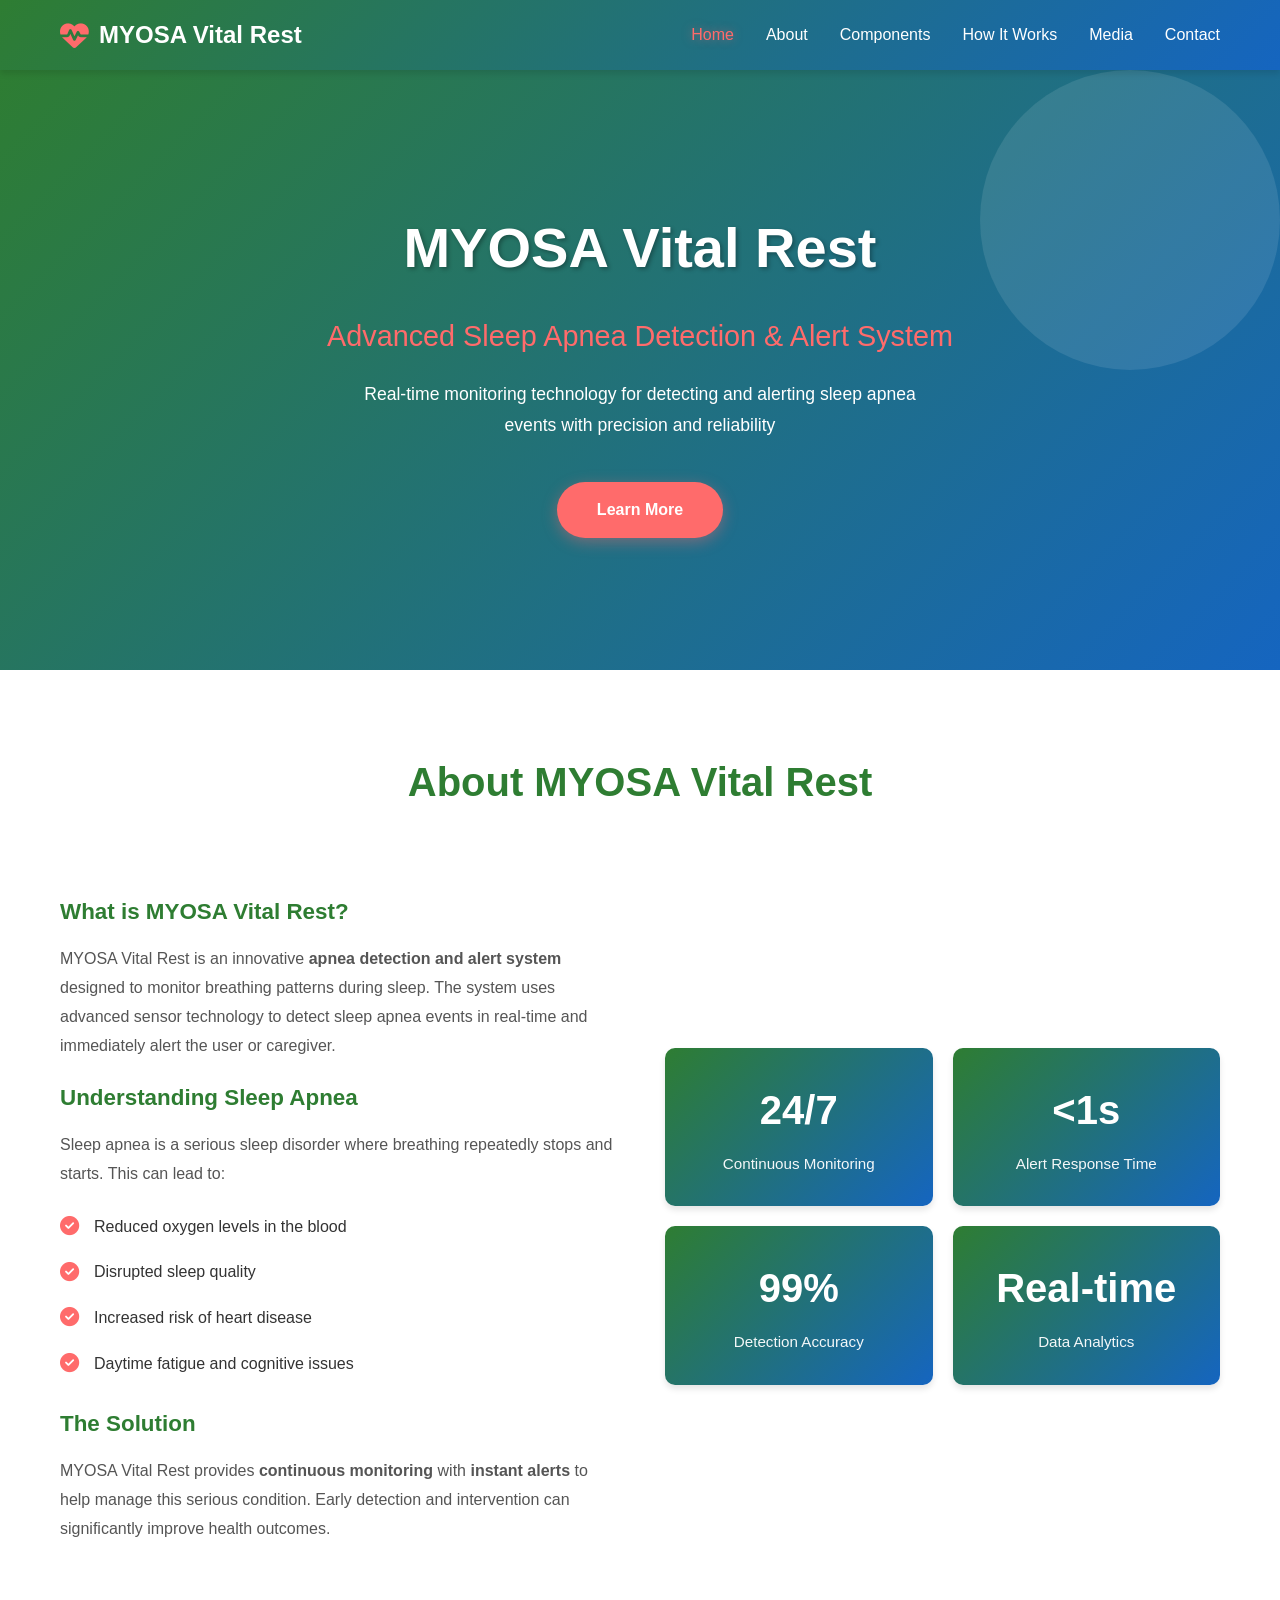
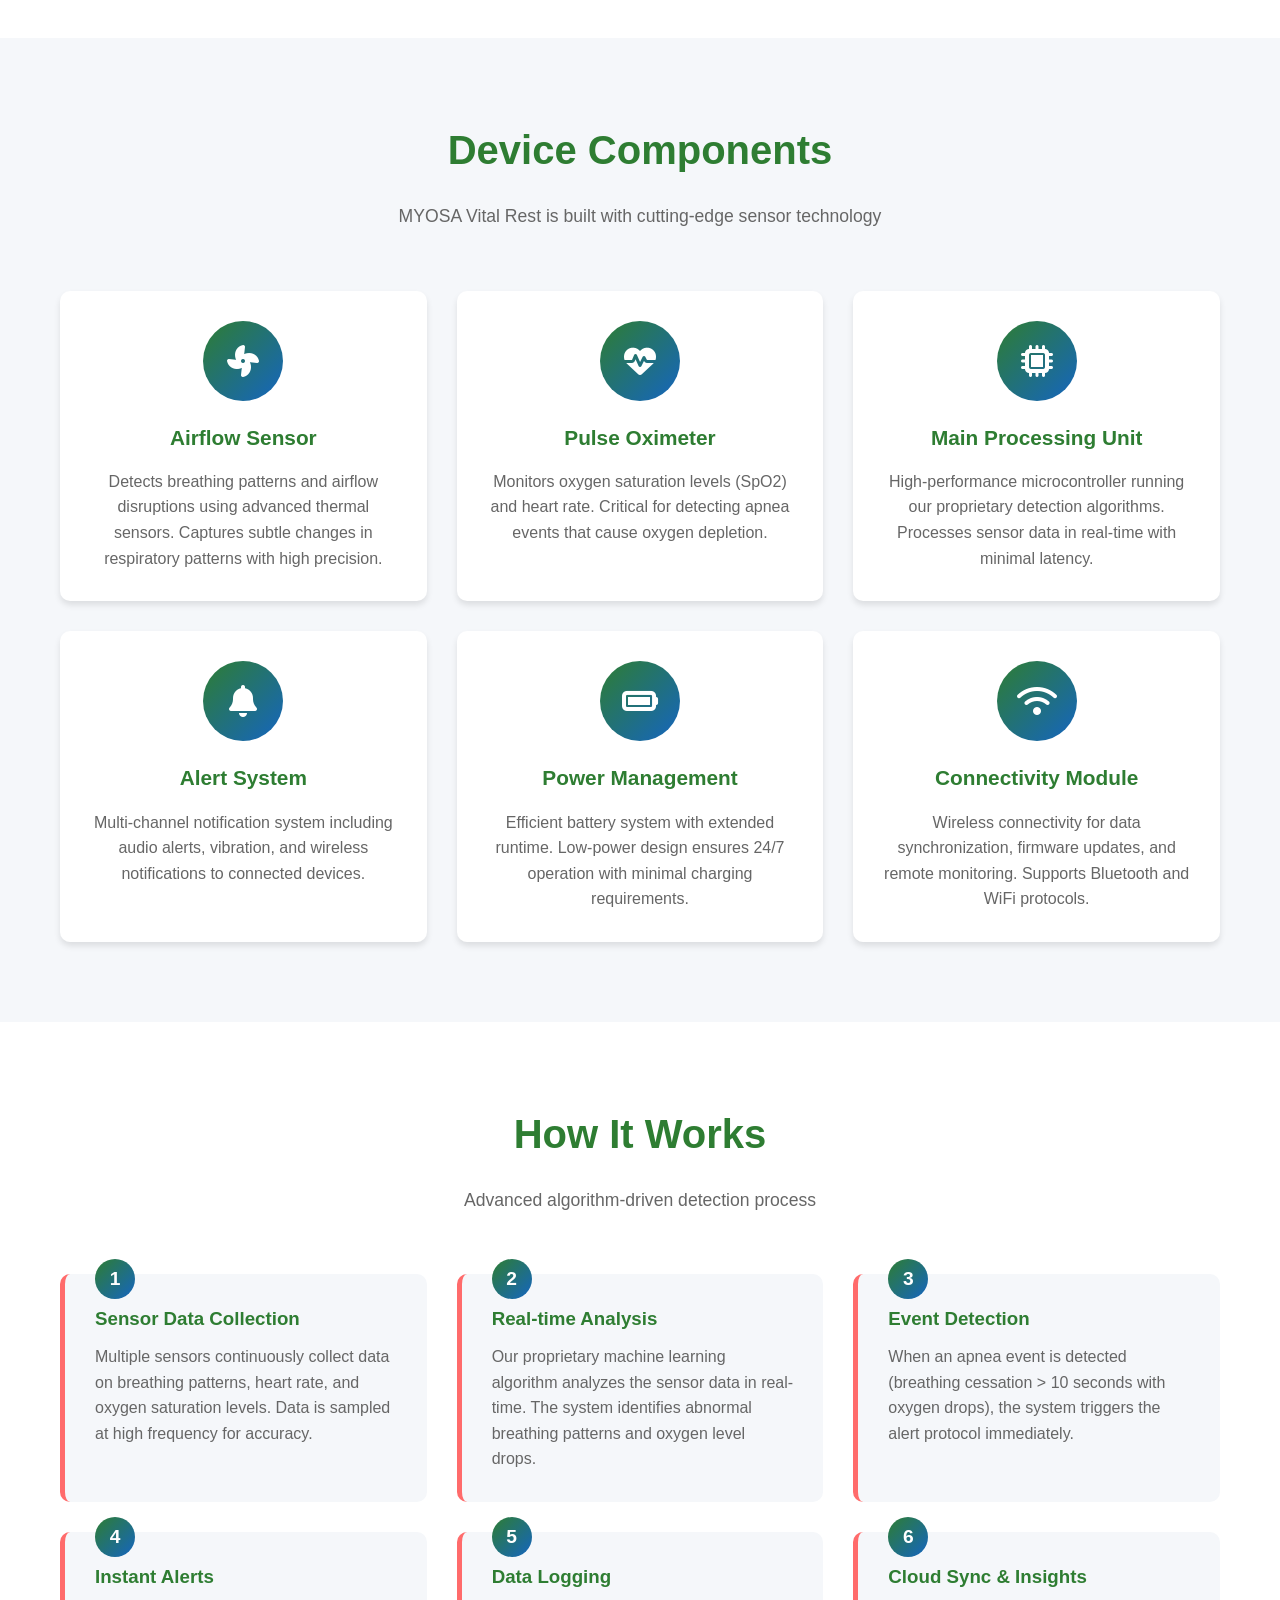
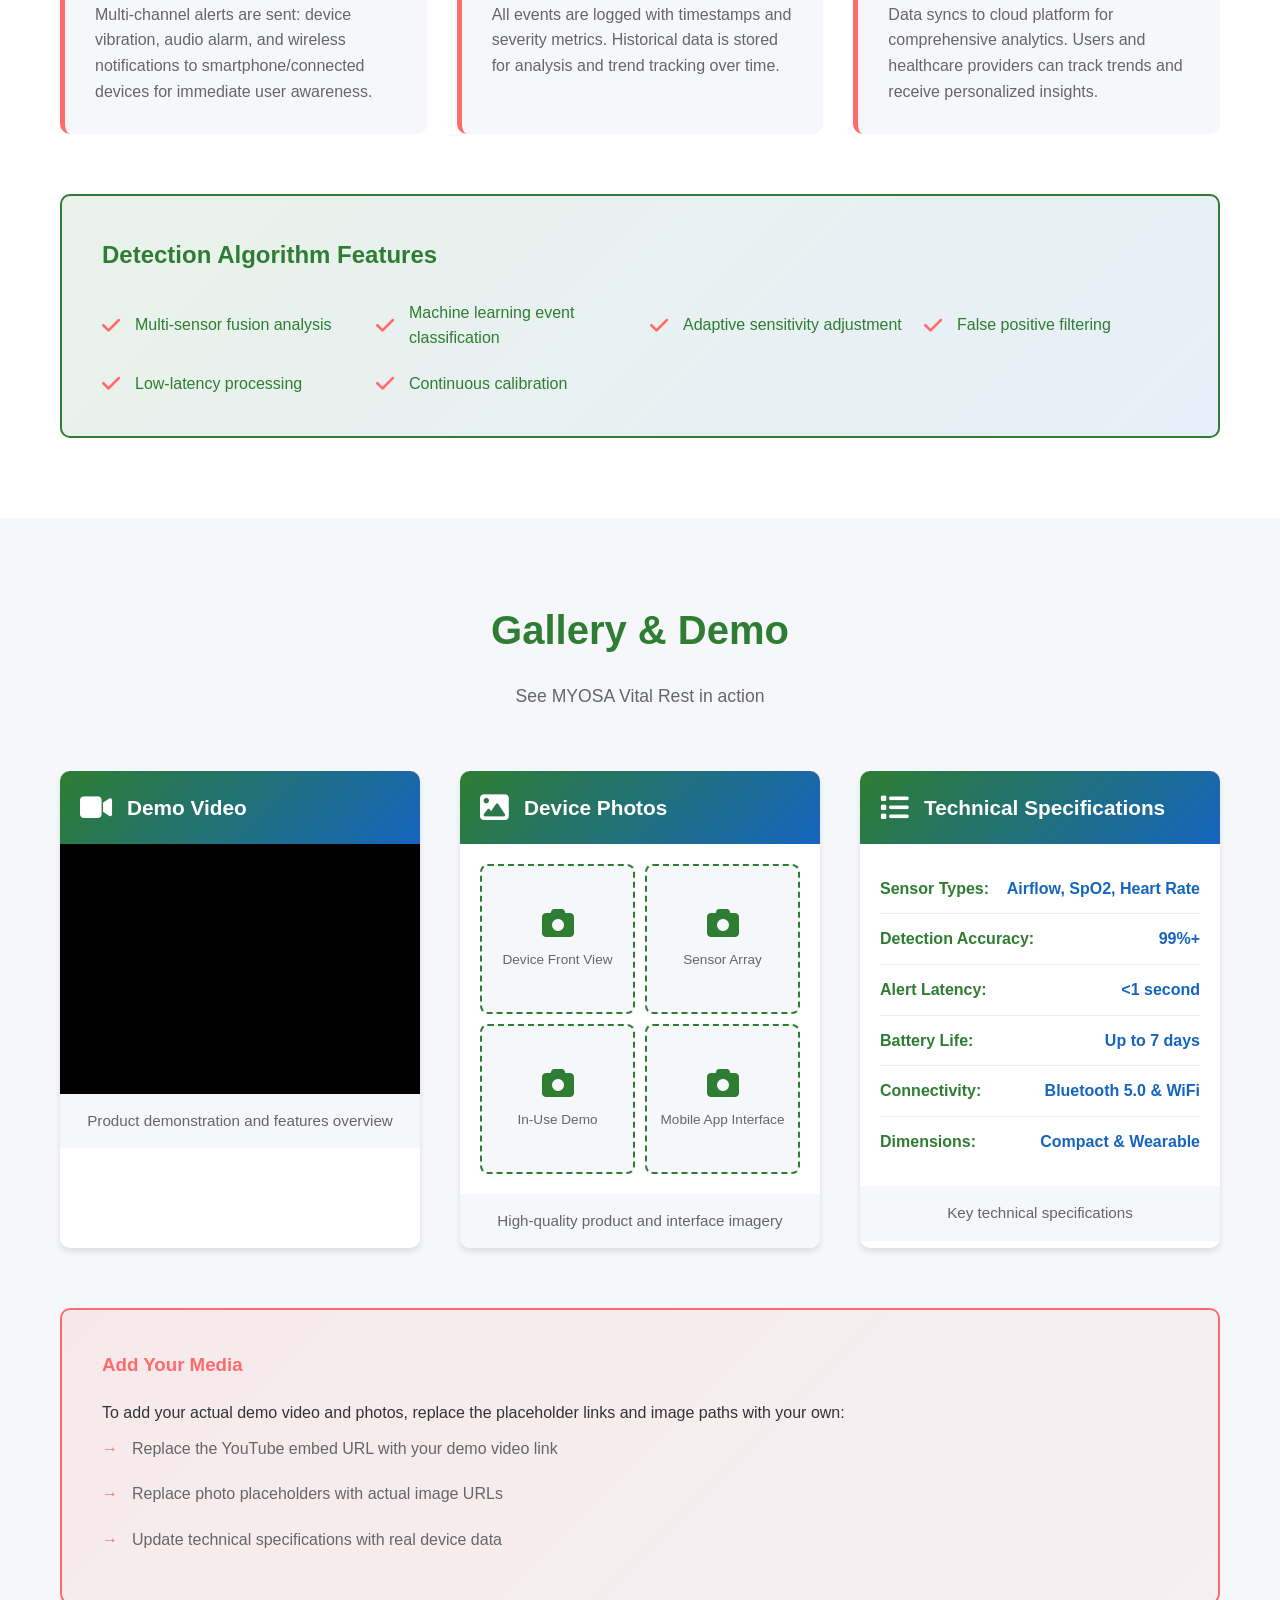
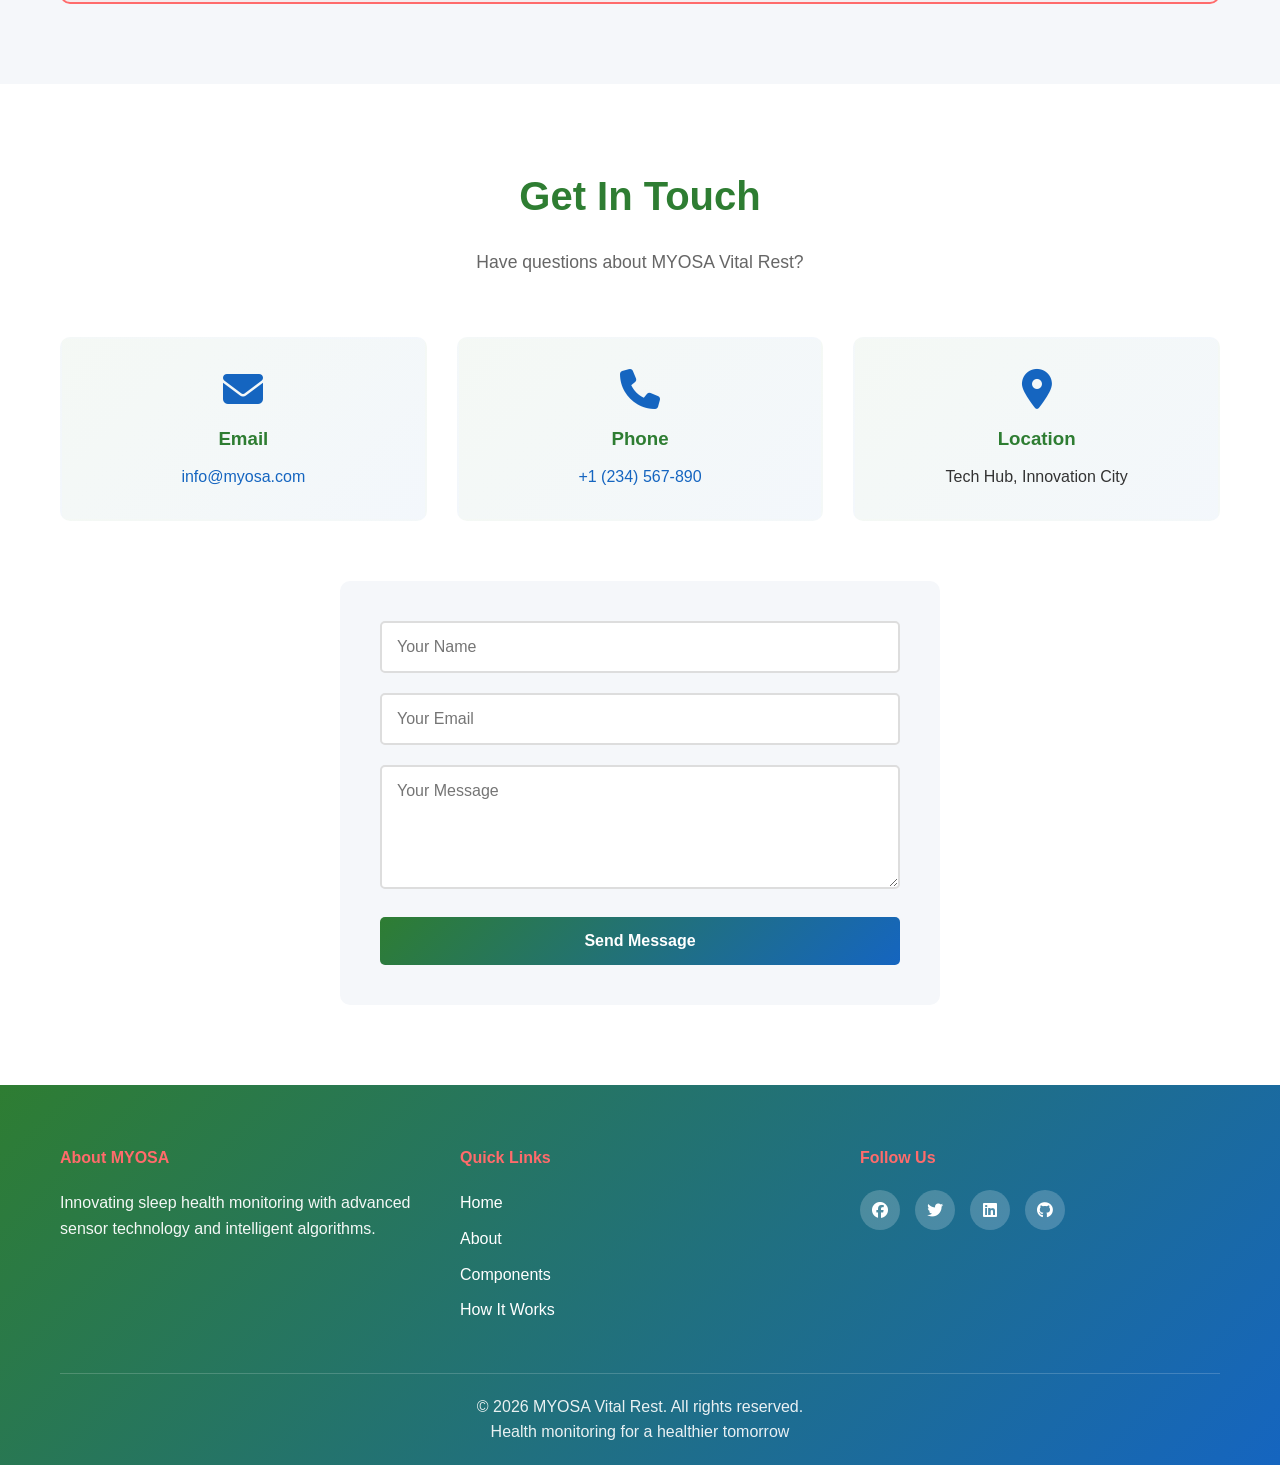
<file: index.html>
<!DOCTYPE html>
<html lang="en">
<head>
    <meta charset="UTF-8">
    <meta name="viewport" content="width=device-width, initial-scale=1.0">
    <title>MYOSA Vital Rest - Apnea Detection & Alert System</title>
    <link rel="stylesheet" href="styles.css">
    <link rel="stylesheet" href="https://cdnjs.cloudflare.com/ajax/libs/font-awesome/6.4.0/css/all.min.css">
</head>
<body>
    <!-- Navigation -->
    <nav class="navbar">
        <div class="nav-container">
            <div class="logo">
                <i class="fas fa-heart-pulse"></i>
                <span>MYOSA Vital Rest</span>
            </div>
            <ul class="nav-menu">
                <li><a href="#home" class="nav-link">Home</a></li>
                <li><a href="#about" class="nav-link">About</a></li>
                <li><a href="#components" class="nav-link">Components</a></li>
                <li><a href="#how-it-works" class="nav-link">How It Works</a></li>
                <li><a href="#media" class="nav-link">Media</a></li>
                <li><a href="#contact" class="nav-link">Contact</a></li>
            </ul>
            <div class="hamburger">
                <span></span>
                <span></span>
                <span></span>
            </div>
        </div>
    </nav>

    <!-- Hero Section -->
    <section id="home" class="hero">
        <div class="hero-content">
            <h1>MYOSA Vital Rest</h1>
            <p class="subtitle">Advanced Sleep Apnea Detection & Alert System</p>
            <p class="hero-description">Real-time monitoring technology for detecting and alerting sleep apnea events with precision and reliability</p>
            <a href="#about" class="cta-button">Learn More</a>
        </div>
        <div class="hero-background">
            <div class="animated-pulse"></div>
        </div>
    </section>

    <!-- About Section -->
    <section id="about" class="about">
        <div class="container">
            <h2>About MYOSA Vital Rest</h2>
            <div class="about-grid">
                <div class="about-content">
                    <h3>What is MYOSA Vital Rest?</h3>
                    <p>MYOSA Vital Rest is an innovative <strong>apnea detection and alert system</strong> designed to monitor breathing patterns during sleep. The system uses advanced sensor technology to detect sleep apnea events in real-time and immediately alert the user or caregiver.</p>
                    
                    <h3>Understanding Sleep Apnea</h3>
                    <p>Sleep apnea is a serious sleep disorder where breathing repeatedly stops and starts. This can lead to:</p>
                    <ul class="benefits-list">
                        <li><i class="fas fa-check-circle"></i> Reduced oxygen levels in the blood</li>
                        <li><i class="fas fa-check-circle"></i> Disrupted sleep quality</li>
                        <li><i class="fas fa-check-circle"></i> Increased risk of heart disease</li>
                        <li><i class="fas fa-check-circle"></i> Daytime fatigue and cognitive issues</li>
                    </ul>

                    <h3>The Solution</h3>
                    <p>MYOSA Vital Rest provides <strong>continuous monitoring</strong> with <strong>instant alerts</strong> to help manage this serious condition. Early detection and intervention can significantly improve health outcomes.</p>
                </div>
                <div class="about-stats">
                    <div class="stat-card">
                        <div class="stat-number">24/7</div>
                        <div class="stat-label">Continuous Monitoring</div>
                    </div>
                    <div class="stat-card">
                        <div class="stat-number">&lt;1s</div>
                        <div class="stat-label">Alert Response Time</div>
                    </div>
                    <div class="stat-card">
                        <div class="stat-number">99%</div>
                        <div class="stat-label">Detection Accuracy</div>
                    </div>
                    <div class="stat-card">
                        <div class="stat-number">Real-time</div>
                        <div class="stat-label">Data Analytics</div>
                    </div>
                </div>
            </div>
        </div>
    </section>

    <!-- Components Section -->
    <section id="components" class="components">
        <div class="container">
            <h2>Device Components</h2>
            <p class="section-subtitle">MYOSA Vital Rest is built with cutting-edge sensor technology</p>
            
            <div class="components-grid">
                <div class="component-card">
                    <div class="component-icon">
                        <i class="fas fa-fan"></i>
                    </div>
                    <h3>Airflow Sensor</h3>
                    <p>Detects breathing patterns and airflow disruptions using advanced thermal sensors. Captures subtle changes in respiratory patterns with high precision.</p>
                </div>

                <div class="component-card">
                    <div class="component-icon">
                        <i class="fas fa-heartbeat"></i>
                    </div>
                    <h3>Pulse Oximeter</h3>
                    <p>Monitors oxygen saturation levels (SpO2) and heart rate. Critical for detecting apnea events that cause oxygen depletion.</p>
                </div>

                <div class="component-card">
                    <div class="component-icon">
                        <i class="fas fa-microchip"></i>
                    </div>
                    <h3>Main Processing Unit</h3>
                    <p>High-performance microcontroller running our proprietary detection algorithms. Processes sensor data in real-time with minimal latency.</p>
                </div>

                <div class="component-card">
                    <div class="component-icon">
                        <i class="fas fa-bell"></i>
                    </div>
                    <h3>Alert System</h3>
                    <p>Multi-channel notification system including audio alerts, vibration, and wireless notifications to connected devices.</p>
                </div>

                <div class="component-card">
                    <div class="component-icon">
                        <i class="fas fa-battery-full"></i>
                    </div>
                    <h3>Power Management</h3>
                    <p>Efficient battery system with extended runtime. Low-power design ensures 24/7 operation with minimal charging requirements.</p>
                </div>

                <div class="component-card">
                    <div class="component-icon">
                        <i class="fas fa-wifi"></i>
                    </div>
                    <h3>Connectivity Module</h3>
                    <p>Wireless connectivity for data synchronization, firmware updates, and remote monitoring. Supports Bluetooth and WiFi protocols.</p>
                </div>
            </div>
        </div>
    </section>

    <!-- How It Works Section -->
    <section id="how-it-works" class="how-it-works">
        <div class="container">
            <h2>How It Works</h2>
            <p class="section-subtitle">Advanced algorithm-driven detection process</p>
            
            <div class="process-timeline">
                <div class="timeline-item">
                    <div class="timeline-number">1</div>
                    <div class="timeline-content">
                        <h3>Sensor Data Collection</h3>
                        <p>Multiple sensors continuously collect data on breathing patterns, heart rate, and oxygen saturation levels. Data is sampled at high frequency for accuracy.</p>
                    </div>
                </div>

                <div class="timeline-item">
                    <div class="timeline-number">2</div>
                    <div class="timeline-content">
                        <h3>Real-time Analysis</h3>
                        <p>Our proprietary machine learning algorithm analyzes the sensor data in real-time. The system identifies abnormal breathing patterns and oxygen level drops.</p>
                    </div>
                </div>

                <div class="timeline-item">
                    <div class="timeline-number">3</div>
                    <div class="timeline-content">
                        <h3>Event Detection</h3>
                        <p>When an apnea event is detected (breathing cessation > 10 seconds with oxygen drops), the system triggers the alert protocol immediately.</p>
                    </div>
                </div>

                <div class="timeline-item">
                    <div class="timeline-number">4</div>
                    <div class="timeline-content">
                        <h3>Instant Alerts</h3>
                        <p>Multi-channel alerts are sent: device vibration, audio alarm, and wireless notifications to smartphone/connected devices for immediate user awareness.</p>
                    </div>
                </div>

                <div class="timeline-item">
                    <div class="timeline-number">5</div>
                    <div class="timeline-content">
                        <h3>Data Logging</h3>
                        <p>All events are logged with timestamps and severity metrics. Historical data is stored for analysis and trend tracking over time.</p>
                    </div>
                </div>

                <div class="timeline-item">
                    <div class="timeline-number">6</div>
                    <div class="timeline-content">
                        <h3>Cloud Sync & Insights</h3>
                        <p>Data syncs to cloud platform for comprehensive analytics. Users and healthcare providers can track trends and receive personalized insights.</p>
                    </div>
                </div>
            </div>

            <div class="algorithm-box">
                <h3>Detection Algorithm Features</h3>
                <div class="algorithm-features">
                    <div class="feature">
                        <i class="fas fa-check"></i>
                        <span>Multi-sensor fusion analysis</span>
                    </div>
                    <div class="feature">
                        <i class="fas fa-check"></i>
                        <span>Machine learning event classification</span>
                    </div>
                    <div class="feature">
                        <i class="fas fa-check"></i>
                        <span>Adaptive sensitivity adjustment</span>
                    </div>
                    <div class="feature">
                        <i class="fas fa-check"></i>
                        <span>False positive filtering</span>
                    </div>
                    <div class="feature">
                        <i class="fas fa-check"></i>
                        <span>Low-latency processing</span>
                    </div>
                    <div class="feature">
                        <i class="fas fa-check"></i>
                        <span>Continuous calibration</span>
                    </div>
                </div>
            </div>
        </div>
    </section>

    <!-- Media Section -->
    <section id="media" class="media">
        <div class="container">
            <h2>Gallery & Demo</h2>
            <p class="section-subtitle">See MYOSA Vital Rest in action</p>
            
            <div class="media-grid">
                <!-- Demo Video -->
                <div class="media-item video-item">
                    <div class="media-header">
                        <i class="fas fa-video"></i>
                        <span>Demo Video</span>
                    </div>
                    <div class="video-container">
                        <iframe width="100%" height="100%" src="https://www.youtube.com/embed/dQw4w9WgXcQ" 
                                title="MYOSA Vital Rest Demo Video" 
                                frameborder="0" 
                                allow="accelerometer; autoplay; clipboard-write; encrypted-media; gyroscope; picture-in-picture" 
                                allowfullscreen>
                        </iframe>
                    </div>
                    <p class="media-caption">Product demonstration and features overview</p>
                </div>

                <!-- Photo Gallery -->
                <div class="media-item photo-item">
                    <div class="media-header">
                        <i class="fas fa-image"></i>
                        <span>Device Photos</span>
                    </div>
                    <div class="photo-gallery">
                        <div class="photo-placeholder">
                            <i class="fas fa-camera"></i>
                            <p>Device Front View</p>
                        </div>
                        <div class="photo-placeholder">
                            <i class="fas fa-camera"></i>
                            <p>Sensor Array</p>
                        </div>
                        <div class="photo-placeholder">
                            <i class="fas fa-camera"></i>
                            <p>In-Use Demo</p>
                        </div>
                        <div class="photo-placeholder">
                            <i class="fas fa-camera"></i>
                            <p>Mobile App Interface</p>
                        </div>
                    </div>
                    <p class="media-caption">High-quality product and interface imagery</p>
                </div>

                <!-- Technical Specs -->
                <div class="media-item specs-item">
                    <div class="media-header">
                        <i class="fas fa-list"></i>
                        <span>Technical Specifications</span>
                    </div>
                    <div class="specs-list">
                        <div class="spec">
                            <span class="spec-label">Sensor Types:</span>
                            <span class="spec-value">Airflow, SpO2, Heart Rate</span>
                        </div>
                        <div class="spec">
                            <span class="spec-label">Detection Accuracy:</span>
                            <span class="spec-value">99%+</span>
                        </div>
                        <div class="spec">
                            <span class="spec-label">Alert Latency:</span>
                            <span class="spec-value">&lt;1 second</span>
                        </div>
                        <div class="spec">
                            <span class="spec-label">Battery Life:</span>
                            <span class="spec-value">Up to 7 days</span>
                        </div>
                        <div class="spec">
                            <span class="spec-label">Connectivity:</span>
                            <span class="spec-value">Bluetooth 5.0 & WiFi</span>
                        </div>
                        <div class="spec">
                            <span class="spec-label">Dimensions:</span>
                            <span class="spec-value">Compact & Wearable</span>
                        </div>
                    </div>
                    <p class="media-caption">Key technical specifications</p>
                </div>
            </div>

            <div class="media-upload-section">
                <h3>Add Your Media</h3>
                <p>To add your actual demo video and photos, replace the placeholder links and image paths with your own:</p>
                <ul>
                    <li>Replace the YouTube embed URL with your demo video link</li>
                    <li>Replace photo placeholders with actual image URLs</li>
                    <li>Update technical specifications with real device data</li>
                </ul>
            </div>
        </div>
    </section>

    <!-- Contact Section -->
    <section id="contact" class="contact">
        <div class="container">
            <h2>Get In Touch</h2>
            <p class="section-subtitle">Have questions about MYOSA Vital Rest?</p>
            
            <div class="contact-grid">
                <div class="contact-card">
                    <i class="fas fa-envelope"></i>
                    <h3>Email</h3>
                    <p><a href="mailto:info@myosa.com">info@myosa.com</a></p>
                </div>
                <div class="contact-card">
                    <i class="fas fa-phone"></i>
                    <h3>Phone</h3>
                    <p><a href="tel:+1234567890">+1 (234) 567-890</a></p>
                </div>
                <div class="contact-card">
                    <i class="fas fa-map-marker-alt"></i>
                    <h3>Location</h3>
                    <p>Tech Hub, Innovation City</p>
                </div>
            </div>

            <form class="contact-form">
                <div class="form-group">
                    <input type="text" placeholder="Your Name" required>
                </div>
                <div class="form-group">
                    <input type="email" placeholder="Your Email" required>
                </div>
                <div class="form-group">
                    <textarea placeholder="Your Message" rows="5" required></textarea>
                </div>
                <button type="submit" class="submit-btn">Send Message</button>
            </form>
        </div>
    </section>

    <!-- Footer -->
    <footer class="footer">
        <div class="container">
            <div class="footer-content">
                <div class="footer-section">
                    <h4>About MYOSA</h4>
                    <p>Innovating sleep health monitoring with advanced sensor technology and intelligent algorithms.</p>
                </div>
                <div class="footer-section">
                    <h4>Quick Links</h4>
                    <ul>
                        <li><a href="#home">Home</a></li>
                        <li><a href="#about">About</a></li>
                        <li><a href="#components">Components</a></li>
                        <li><a href="#how-it-works">How It Works</a></li>
                    </ul>
                </div>
                <div class="footer-section">
                    <h4>Follow Us</h4>
                    <div class="social-links">
                        <a href="#"><i class="fab fa-facebook"></i></a>
                        <a href="#"><i class="fab fa-twitter"></i></a>
                        <a href="#"><i class="fab fa-linkedin"></i></a>
                        <a href="#"><i class="fab fa-github"></i></a>
                    </div>
                </div>
            </div>
            <div class="footer-bottom">
                <p>&copy; 2026 MYOSA Vital Rest. All rights reserved.</p>
                <p>Health monitoring for a healthier tomorrow</p>
            </div>
        </div>
    </footer>

    <script src="script.js"></script>
</body>
</html>
</file>
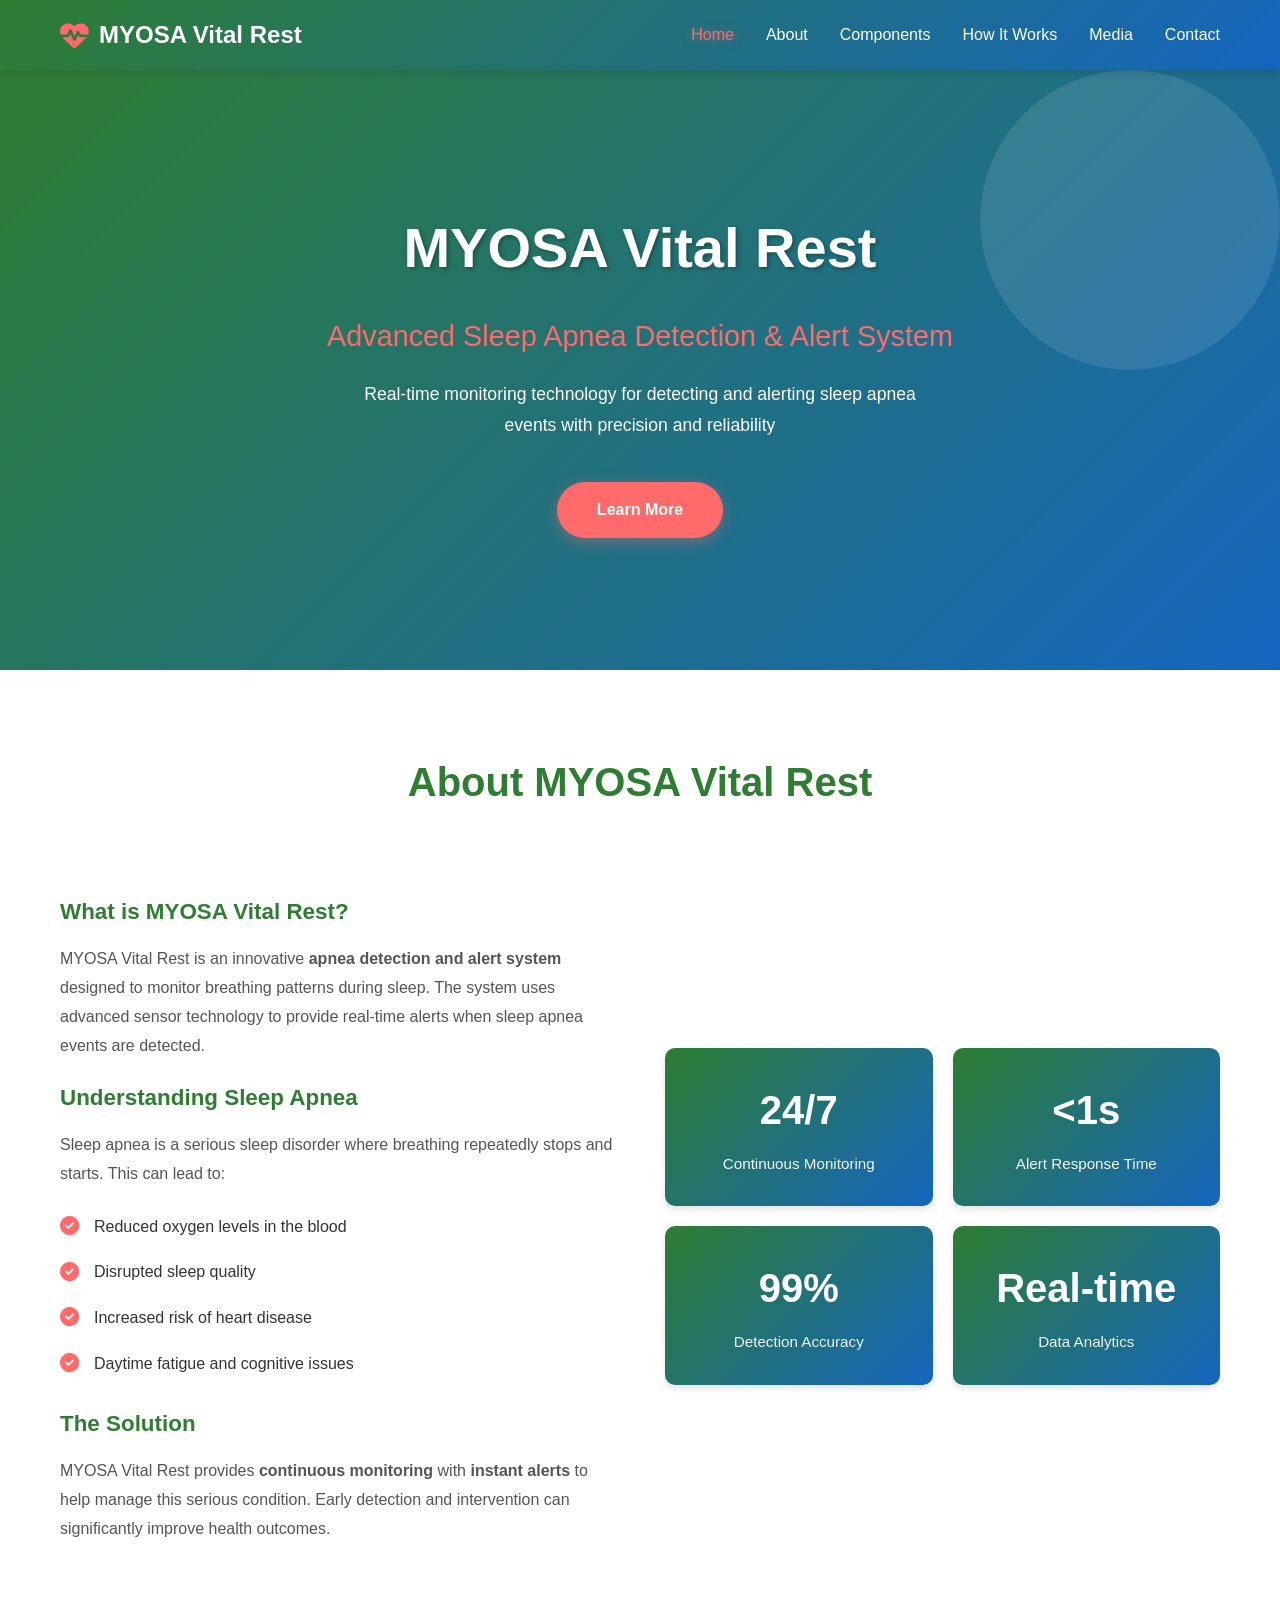
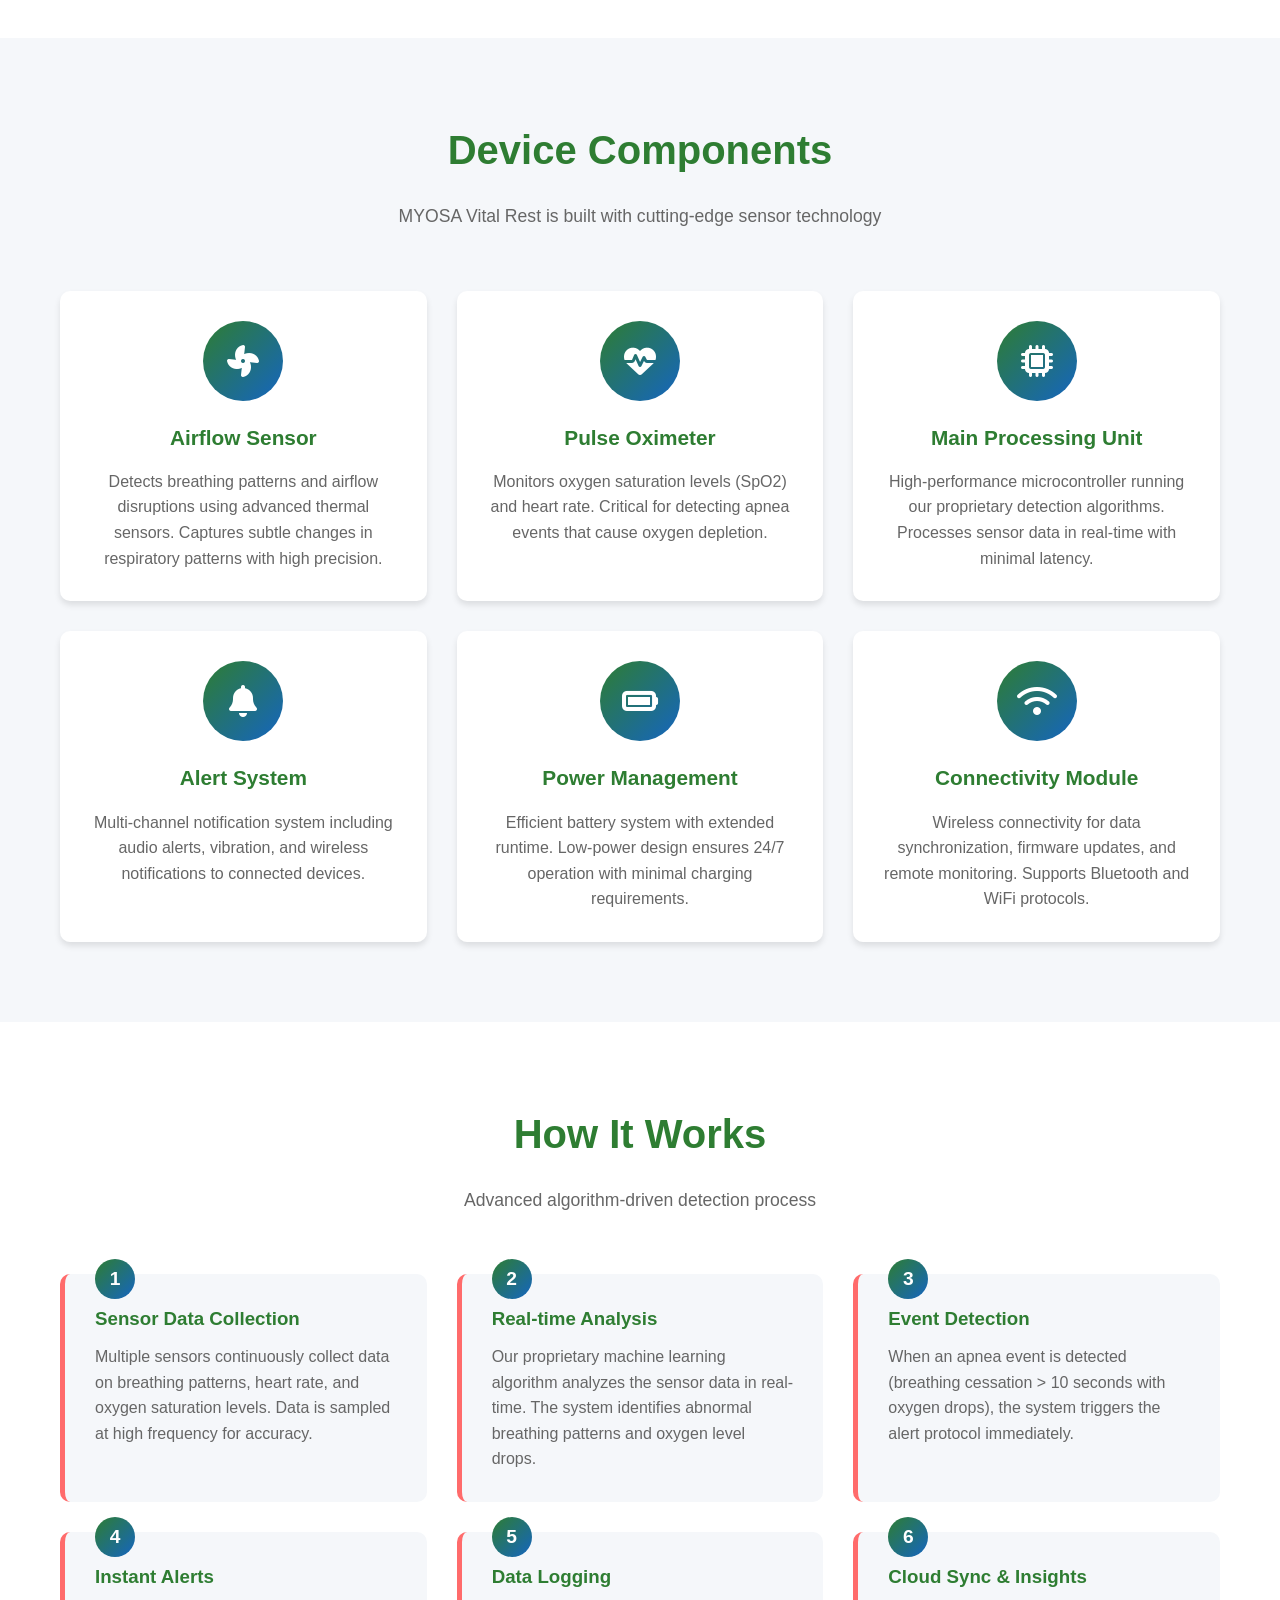
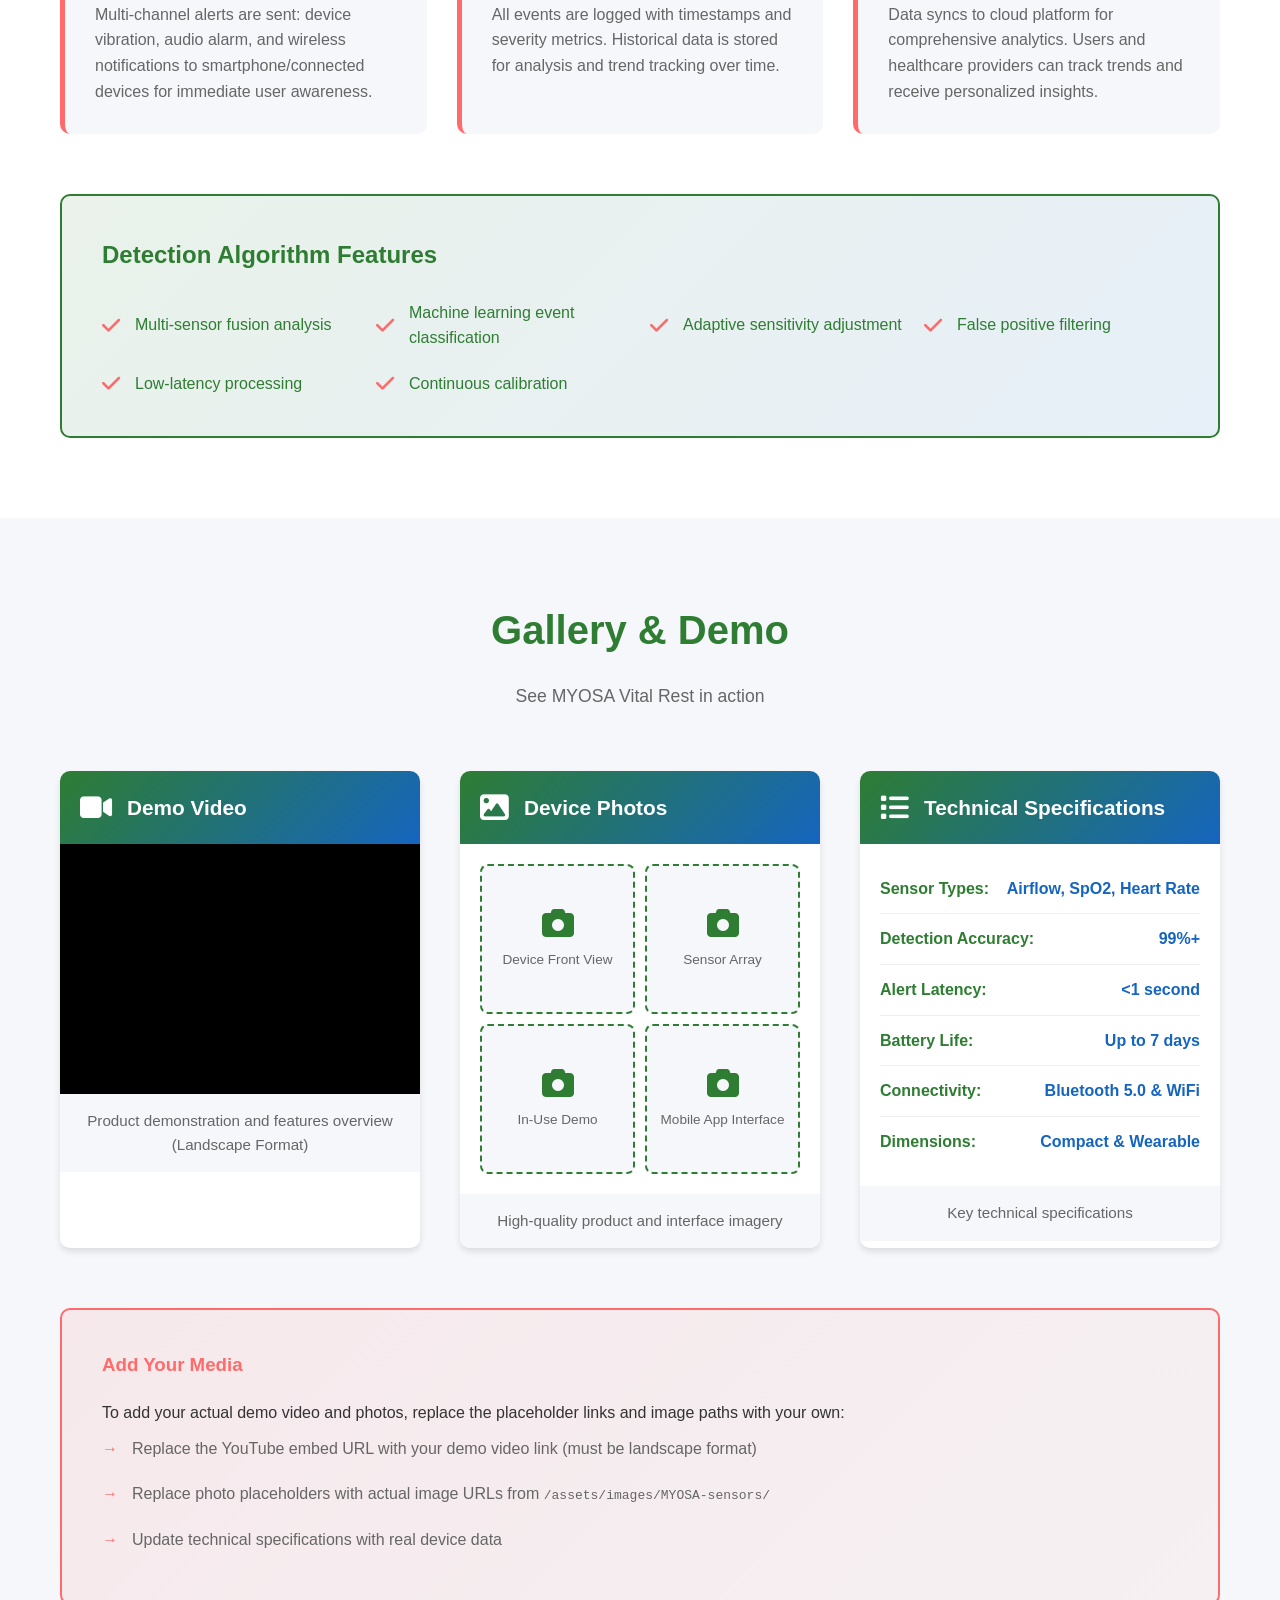
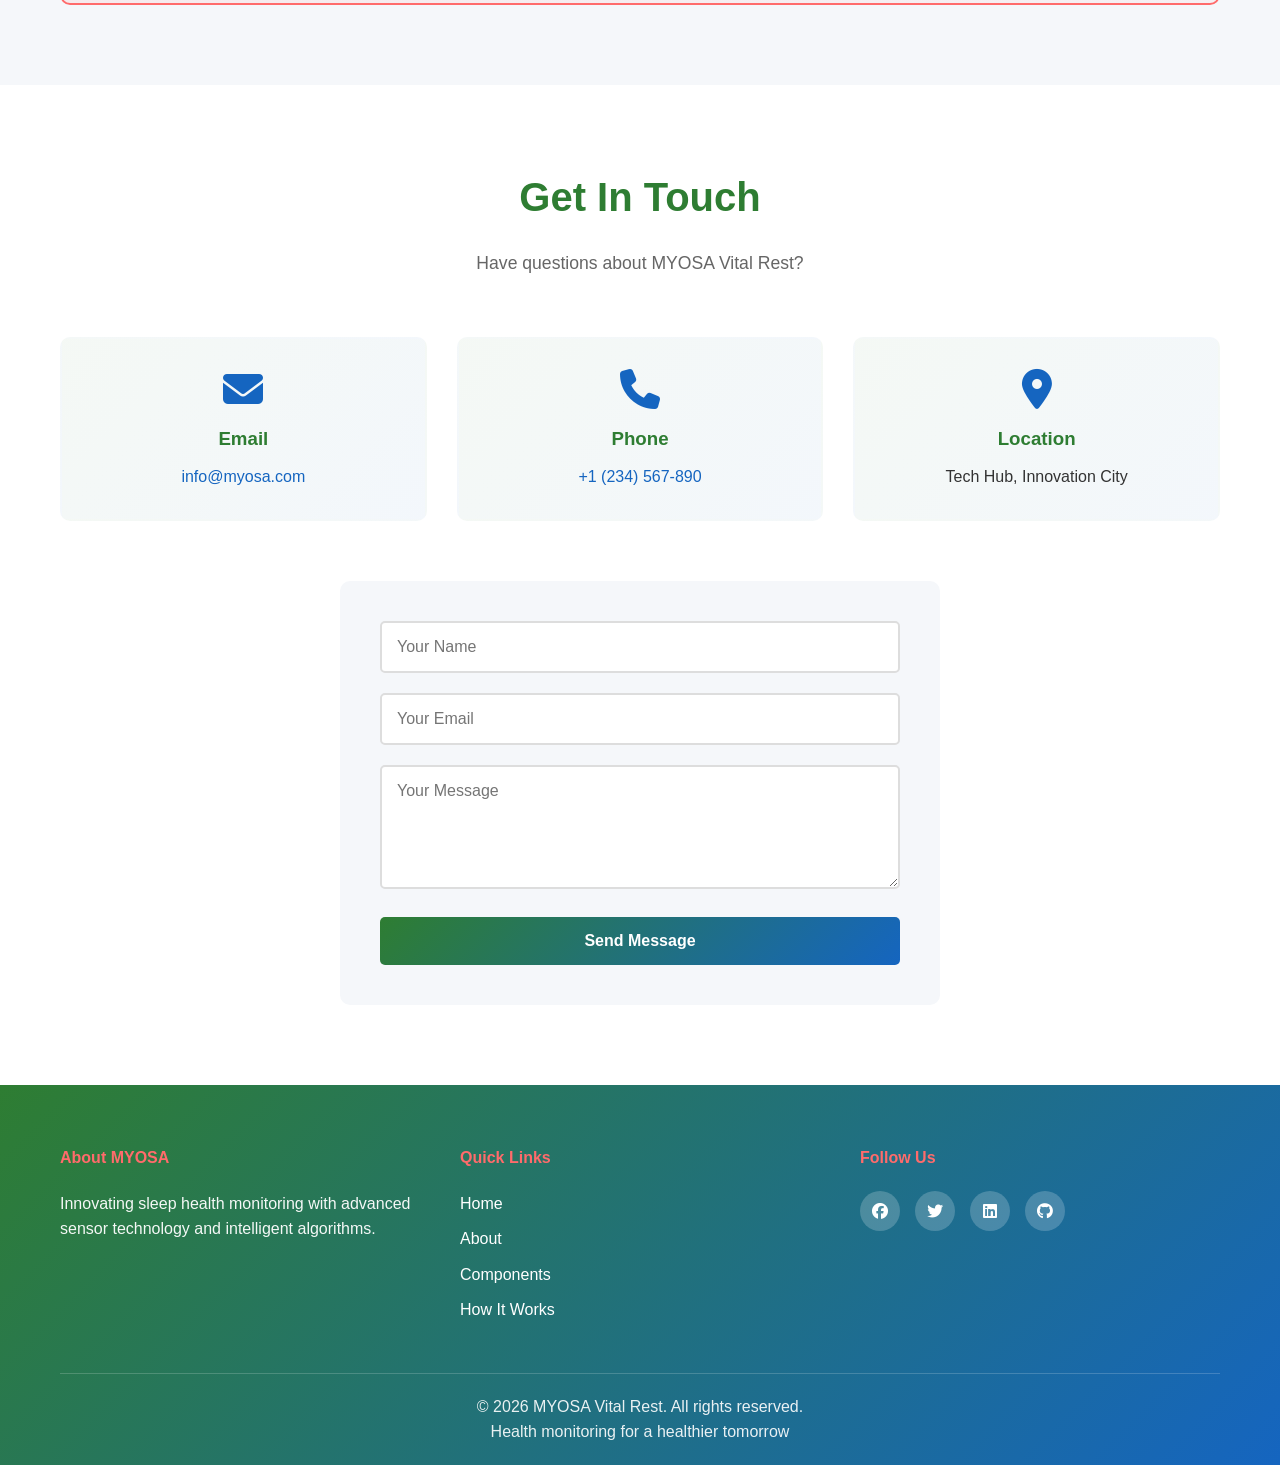
<file: MYOSA-sensors/index.html>
<!DOCTYPE html>
<html lang="en">
<head>
    <meta charset="UTF-8">
    <meta name="viewport" content="width=device-width, initial-scale=1.0">
    <title>MYOSA Vital Rest - Apnea Detection & Alert System</title>
    <link rel="stylesheet" href="../styles.css">
    <link rel="stylesheet" href="https://cdnjs.cloudflare.com/ajax/libs/font-awesome/6.4.0/css/all.min.css">
</head>
<body>
    <!-- Navigation -->
    <nav class="navbar">
        <div class="nav-container">
            <div class="logo">
                <i class="fas fa-heart-pulse"></i>
                <span>MYOSA Vital Rest</span>
            </div>
            <ul class="nav-menu">
                <li><a href="#home" class="nav-link">Home</a></li>
                <li><a href="#about" class="nav-link">About</a></li>
                <li><a href="#components" class="nav-link">Components</a></li>
                <li><a href="#how-it-works" class="nav-link">How It Works</a></li>
                <li><a href="#media" class="nav-link">Media</a></li>
                <li><a href="#contact" class="nav-link">Contact</a></li>
            </ul>
            <div class="hamburger">
                <span></span>
                <span></span>
                <span></span>
            </div>
        </div>
    </nav>

    <!-- Hero Section -->
    <section id="home" class="hero">
        <div class="hero-content">
            <h1>MYOSA Vital Rest</h1>
            <p class="subtitle">Advanced Sleep Apnea Detection & Alert System</p>
            <p class="hero-description">Real-time monitoring technology for detecting and alerting sleep apnea events with precision and reliability</p>
            <a href="#about" class="cta-button">Learn More</a>
        </div>
        <div class="hero-background">
            <div class="animated-pulse"></div>
        </div>
    </section>

    <!-- About Section -->
    <section id="about" class="about">
        <div class="container">
            <h2>About MYOSA Vital Rest</h2>
            <div class="about-grid">
                <div class="about-content">
                    <h3>What is MYOSA Vital Rest?</h3>
                    <p>MYOSA Vital Rest is an innovative <strong>apnea detection and alert system</strong> designed to monitor breathing patterns during sleep. The system uses advanced sensor technology to provide real-time alerts when sleep apnea events are detected.</p>
                    
                    <h3>Understanding Sleep Apnea</h3>
                    <p>Sleep apnea is a serious sleep disorder where breathing repeatedly stops and starts. This can lead to:</p>
                    <ul class="benefits-list">
                        <li><i class="fas fa-check-circle"></i> Reduced oxygen levels in the blood</li>
                        <li><i class="fas fa-check-circle"></i> Disrupted sleep quality</li>
                        <li><i class="fas fa-check-circle"></i> Increased risk of heart disease</li>
                        <li><i class="fas fa-check-circle"></i> Daytime fatigue and cognitive issues</li>
                    </ul>

                    <h3>The Solution</h3>
                    <p>MYOSA Vital Rest provides <strong>continuous monitoring</strong> with <strong>instant alerts</strong> to help manage this serious condition. Early detection and intervention can significantly improve health outcomes.</p>
                </div>
                <div class="about-stats">
                    <div class="stat-card">
                        <div class="stat-number">24/7</div>
                        <div class="stat-label">Continuous Monitoring</div>
                    </div>
                    <div class="stat-card">
                        <div class="stat-number">&lt;1s</div>
                        <div class="stat-label">Alert Response Time</div>
                    </div>
                    <div class="stat-card">
                        <div class="stat-number">99%</div>
                        <div class="stat-label">Detection Accuracy</div>
                    </div>
                    <div class="stat-card">
                        <div class="stat-number">Real-time</div>
                        <div class="stat-label">Data Analytics</div>
                    </div>
                </div>
            </div>
        </div>
    </section>

    <!-- Components Section -->
    <section id="components" class="components">
        <div class="container">
            <h2>Device Components</h2>
            <p class="section-subtitle">MYOSA Vital Rest is built with cutting-edge sensor technology</p>
            
            <div class="components-grid">
                <div class="component-card">
                    <div class="component-icon">
                        <i class="fas fa-fan"></i>
                    </div>
                    <h3>Airflow Sensor</h3>
                    <p>Detects breathing patterns and airflow disruptions using advanced thermal sensors. Captures subtle changes in respiratory patterns with high precision.</p>
                </div>

                <div class="component-card">
                    <div class="component-icon">
                        <i class="fas fa-heartbeat"></i>
                    </div>
                    <h3>Pulse Oximeter</h3>
                    <p>Monitors oxygen saturation levels (SpO2) and heart rate. Critical for detecting apnea events that cause oxygen depletion.</p>
                </div>

                <div class="component-card">
                    <div class="component-icon">
                        <i class="fas fa-microchip"></i>
                    </div>
                    <h3>Main Processing Unit</h3>
                    <p>High-performance microcontroller running our proprietary detection algorithms. Processes sensor data in real-time with minimal latency.</p>
                </div>

                <div class="component-card">
                    <div class="component-icon">
                        <i class="fas fa-bell"></i>
                    </div>
                    <h3>Alert System</h3>
                    <p>Multi-channel notification system including audio alerts, vibration, and wireless notifications to connected devices.</p>
                </div>

                <div class="component-card">
                    <div class="component-icon">
                        <i class="fas fa-battery-full"></i>
                    </div>
                    <h3>Power Management</h3>
                    <p>Efficient battery system with extended runtime. Low-power design ensures 24/7 operation with minimal charging requirements.</p>
                </div>

                <div class="component-card">
                    <div class="component-icon">
                        <i class="fas fa-wifi"></i>
                    </div>
                    <h3>Connectivity Module</h3>
                    <p>Wireless connectivity for data synchronization, firmware updates, and remote monitoring. Supports Bluetooth and WiFi protocols.</p>
                </div>
            </div>
        </div>
    </section>

    <!-- How It Works Section -->
    <section id="how-it-works" class="how-it-works">
        <div class="container">
            <h2>How It Works</h2>
            <p class="section-subtitle">Advanced algorithm-driven detection process</p>
            
            <div class="process-timeline">
                <div class="timeline-item">
                    <div class="timeline-number">1</div>
                    <div class="timeline-content">
                        <h3>Sensor Data Collection</h3>
                        <p>Multiple sensors continuously collect data on breathing patterns, heart rate, and oxygen saturation levels. Data is sampled at high frequency for accuracy.</p>
                    </div>
                </div>

                <div class="timeline-item">
                    <div class="timeline-number">2</div>
                    <div class="timeline-content">
                        <h3>Real-time Analysis</h3>
                        <p>Our proprietary machine learning algorithm analyzes the sensor data in real-time. The system identifies abnormal breathing patterns and oxygen level drops.</p>
                    </div>
                </div>

                <div class="timeline-item">
                    <div class="timeline-number">3</div>
                    <div class="timeline-content">
                        <h3>Event Detection</h3>
                        <p>When an apnea event is detected (breathing cessation > 10 seconds with oxygen drops), the system triggers the alert protocol immediately.</p>
                    </div>
                </div>

                <div class="timeline-item">
                    <div class="timeline-number">4</div>
                    <div class="timeline-content">
                        <h3>Instant Alerts</h3>
                        <p>Multi-channel alerts are sent: device vibration, audio alarm, and wireless notifications to smartphone/connected devices for immediate user awareness.</p>
                    </div>
                </div>

                <div class="timeline-item">
                    <div class="timeline-number">5</div>
                    <div class="timeline-content">
                        <h3>Data Logging</h3>
                        <p>All events are logged with timestamps and severity metrics. Historical data is stored for analysis and trend tracking over time.</p>
                    </div>
                </div>

                <div class="timeline-item">
                    <div class="timeline-number">6</div>
                    <div class="timeline-content">
                        <h3>Cloud Sync & Insights</h3>
                        <p>Data syncs to cloud platform for comprehensive analytics. Users and healthcare providers can track trends and receive personalized insights.</p>
                    </div>
                </div>
            </div>

            <div class="algorithm-box">
                <h3>Detection Algorithm Features</h3>
                <div class="algorithm-features">
                    <div class="feature">
                        <i class="fas fa-check"></i>
                        <span>Multi-sensor fusion analysis</span>
                    </div>
                    <div class="feature">
                        <i class="fas fa-check"></i>
                        <span>Machine learning event classification</span>
                    </div>
                    <div class="feature">
                        <i class="fas fa-check"></i>
                        <span>Adaptive sensitivity adjustment</span>
                    </div>
                    <div class="feature">
                        <i class="fas fa-check"></i>
                        <span>False positive filtering</span>
                    </div>
                    <div class="feature">
                        <i class="fas fa-check"></i>
                        <span>Low-latency processing</span>
                    </div>
                    <div class="feature">
                        <i class="fas fa-check"></i>
                        <span>Continuous calibration</span>
                    </div>
                </div>
            </div>
        </div>
    </section>

    <!-- Media Section -->
    <section id="media" class="media">
        <div class="container">
            <h2>Gallery & Demo</h2>
            <p class="section-subtitle">See MYOSA Vital Rest in action</p>
            
            <div class="media-grid">
                <!-- Demo Video -->
                <div class="media-item video-item">
                    <div class="media-header">
                        <i class="fas fa-video"></i>
                        <span>Demo Video</span>
                    </div>
                    <div class="video-container">
                        <iframe width="100%" height="100%" src="https://www.youtube.com/embed/dQw4w9WgXcQ" 
                                title="MYOSA Vital Rest Demo Video" 
                                frameborder="0" 
                                allow="accelerometer; autoplay; clipboard-write; encrypted-media; gyroscope; picture-in-picture" 
                                allowfullscreen>
                        </iframe>
                    </div>
                    <p class="media-caption">Product demonstration and features overview (Landscape Format)</p>
                </div>

                <!-- Photo Gallery -->
                <div class="media-item photo-item">
                    <div class="media-header">
                        <i class="fas fa-image"></i>
                        <span>Device Photos</span>
                    </div>
                    <div class="photo-gallery">
                        <div class="photo-placeholder">
                            <i class="fas fa-camera"></i>
                            <p>Device Front View</p>
                        </div>
                        <div class="photo-placeholder">
                            <i class="fas fa-camera"></i>
                            <p>Sensor Array</p>
                        </div>
                        <div class="photo-placeholder">
                            <i class="fas fa-camera"></i>
                            <p>In-Use Demo</p>
                        </div>
                        <div class="photo-placeholder">
                            <i class="fas fa-camera"></i>
                            <p>Mobile App Interface</p>
                        </div>
                    </div>
                    <p class="media-caption">High-quality product and interface imagery</p>
                </div>

                <!-- Technical Specs -->
                <div class="media-item specs-item">
                    <div class="media-header">
                        <i class="fas fa-list"></i>
                        <span>Technical Specifications</span>
                    </div>
                    <div class="specs-list">
                        <div class="spec">
                            <span class="spec-label">Sensor Types:</span>
                            <span class="spec-value">Airflow, SpO2, Heart Rate</span>
                        </div>
                        <div class="spec">
                            <span class="spec-label">Detection Accuracy:</span>
                            <span class="spec-value">99%+</span>
                        </div>
                        <div class="spec">
                            <span class="spec-label">Alert Latency:</span>
                            <span class="spec-value">&lt;1 second</span>
                        </div>
                        <div class="spec">
                            <span class="spec-label">Battery Life:</span>
                            <span class="spec-value">Up to 7 days</span>
                        </div>
                        <div class="spec">
                            <span class="spec-label">Connectivity:</span>
                            <span class="spec-value">Bluetooth 5.0 & WiFi</span>
                        </div>
                        <div class="spec">
                            <span class="spec-label">Dimensions:</span>
                            <span class="spec-value">Compact & Wearable</span>
                        </div>
                    </div>
                    <p class="media-caption">Key technical specifications</p>
                </div>
            </div>

            <div class="media-upload-section">
                <h3>Add Your Media</h3>
                <p>To add your actual demo video and photos, replace the placeholder links and image paths with your own:</p>
                <ul>
                    <li>Replace the YouTube embed URL with your demo video link (must be landscape format)</li>
                    <li>Replace photo placeholders with actual image URLs from <code>/assets/images/MYOSA-sensors/</code></li>
                    <li>Update technical specifications with real device data</li>
                </ul>
            </div>
        </div>
    </section>

    <!-- Contact Section -->
    <section id="contact" class="contact">
        <div class="container">
            <h2>Get In Touch</h2>
            <p class="section-subtitle">Have questions about MYOSA Vital Rest?</p>
            
            <div class="contact-grid">
                <div class="contact-card">
                    <i class="fas fa-envelope"></i>
                    <h3>Email</h3>
                    <p><a href="mailto:info@myosa.com">info@myosa.com</a></p>
                </div>
                <div class="contact-card">
                    <i class="fas fa-phone"></i>
                    <h3>Phone</h3>
                    <p><a href="tel:+1234567890">+1 (234) 567-890</a></p>
                </div>
                <div class="contact-card">
                    <i class="fas fa-map-marker-alt"></i>
                    <h3>Location</h3>
                    <p>Tech Hub, Innovation City</p>
                </div>
            </div>

            <form class="contact-form">
                <div class="form-group">
                    <input type="text" placeholder="Your Name" required>
                </div>
                <div class="form-group">
                    <input type="email" placeholder="Your Email" required>
                </div>
                <div class="form-group">
                    <textarea placeholder="Your Message" rows="5" required></textarea>
                </div>
                <button type="submit" class="submit-btn">Send Message</button>
            </form>
        </div>
    </section>

    <!-- Footer -->
    <footer class="footer">
        <div class="container">
            <div class="footer-content">
                <div class="footer-section">
                    <h4>About MYOSA</h4>
                    <p>Innovating sleep health monitoring with advanced sensor technology and intelligent algorithms.</p>
                </div>
                <div class="footer-section">
                    <h4>Quick Links</h4>
                    <ul>
                        <li><a href="#home">Home</a></li>
                        <li><a href="#about">About</a></li>
                        <li><a href="#components">Components</a></li>
                        <li><a href="#how-it-works">How It Works</a></li>
                    </ul>
                </div>
                <div class="footer-section">
                    <h4>Follow Us</h4>
                    <div class="social-links">
                        <a href="#"><i class="fab fa-facebook"></i></a>
                        <a href="#"><i class="fab fa-twitter"></i></a>
                        <a href="#"><i class="fab fa-linkedin"></i></a>
                        <a href="#"><i class="fab fa-github"></i></a>
                    </div>
                </div>
            </div>
            <div class="footer-bottom">
                <p>&copy; 2026 MYOSA Vital Rest. All rights reserved.</p>
                <p>Health monitoring for a healthier tomorrow</p>
            </div>
        </div>
    </footer>

    <script src="../script.js"></script>
</body>
</html>
</file>
<file: styles.css>
* {
    margin: 0;
    padding: 0;
    box-sizing: border-box;
}

:root {
    --primary-color: #2e7d32;
    --secondary-color: #1565c0;
    --accent-color: #ff6b6b;
    --text-color: #333;
    --light-bg: #f5f7fa;
    --white: #ffffff;
    --shadow: 0 4px 6px rgba(0, 0, 0, 0.1);
    --shadow-lg: 0 10px 25px rgba(0, 0, 0, 0.15);
}

body {
    font-family: 'Segoe UI', Tahoma, Geneva, Verdana, sans-serif;
    line-height: 1.6;
    color: var(--text-color);
    overflow-x: hidden;
}

.container {
    max-width: 1200px;
    margin: 0 auto;
    padding: 0 20px;
}

/* Navigation */
.navbar {
    background: linear-gradient(135deg, var(--primary-color), var(--secondary-color));
    color: var(--white);
    padding: 1rem 0;
    position: sticky;
    top: 0;
    z-index: 1000;
    box-shadow: var(--shadow);
}

.nav-container {
    max-width: 1200px;
    margin: 0 auto;
    padding: 0 20px;
    display: flex;
    justify-content: space-between;
    align-items: center;
}

.logo {
    font-size: 1.5rem;
    font-weight: bold;
    display: flex;
    align-items: center;
    gap: 10px;
}

.logo i {
    font-size: 1.8rem;
    color: var(--accent-color);
}

.nav-menu {
    display: flex;
    list-style: none;
    gap: 2rem;
}

.nav-link {
    color: var(--white);
    text-decoration: none;
    transition: color 0.3s ease, text-shadow 0.3s ease;
    font-weight: 500;
}

.nav-link:hover {
    color: var(--accent-color);
    text-shadow: 0 0 10px rgba(255, 107, 107, 0.5);
}

.hamburger {
    display: none;
    flex-direction: column;
    cursor: pointer;
}

.hamburger span {
    width: 25px;
    height: 3px;
    background-color: var(--white);
    margin: 5px 0;
    transition: 0.3s;
}

/* Hero Section */
.hero {
    background: linear-gradient(135deg, var(--primary-color) 0%, var(--secondary-color) 100%);
    color: var(--white);
    padding: 100px 0;
    text-align: center;
    position: relative;
    overflow: hidden;
    min-height: 600px;
    display: flex;
    align-items: center;
    justify-content: center;
}

.hero-background {
    position: absolute;
    top: 0;
    right: 0;
    width: 300px;
    height: 300px;
    opacity: 0.1;
}

.animated-pulse {
    width: 100%;
    height: 100%;
    border-radius: 50%;
    background: var(--white);
    animation: pulse 3s infinite;
}

@keyframes pulse {
    0%, 100% {
        transform: scale(1);
        opacity: 0.1;
    }
    50% {
        transform: scale(1.1);
        opacity: 0.2;
    }
}

.hero-content {
    position: relative;
    z-index: 1;
}

.hero h1 {
    font-size: 3.5rem;
    margin-bottom: 20px;
    text-shadow: 2px 2px 4px rgba(0, 0, 0, 0.3);
    animation: slideDown 0.8s ease-out;
}

@keyframes slideDown {
    from {
        opacity: 0;
        transform: translateY(-30px);
    }
    to {
        opacity: 1;
        transform: translateY(0);
    }
}

.subtitle {
    font-size: 1.8rem;
    margin-bottom: 20px;
    color: var(--accent-color);
    font-weight: 300;
}

.hero-description {
    font-size: 1.1rem;
    margin-bottom: 40px;
    max-width: 600px;
    margin-left: auto;
    margin-right: auto;
    line-height: 1.8;
}

.cta-button {
    display: inline-block;
    background: var(--accent-color);
    color: var(--white);
    padding: 15px 40px;
    border-radius: 50px;
    text-decoration: none;
    font-weight: bold;
    transition: all 0.3s ease;
    box-shadow: 0 4px 15px rgba(255, 107, 107, 0.4);
}

.cta-button:hover {
    background: #ff5555;
    transform: translateY(-3px);
    box-shadow: 0 6px 20px rgba(255, 107, 107, 0.6);
}

/* About Section */
.about {
    padding: 80px 0;
    background: var(--white);
}

.about h2 {
    text-align: center;
    font-size: 2.5rem;
    margin-bottom: 60px;
    color: var(--primary-color);
}

.about-grid {
    display: grid;
    grid-template-columns: 1fr 1fr;
    gap: 50px;
    align-items: center;
}

.about-content h3 {
    color: var(--primary-color);
    margin-top: 20px;
    margin-bottom: 15px;
    font-size: 1.4rem;
}

.about-content p {
    margin-bottom: 15px;
    line-height: 1.8;
    color: #555;
}

.benefits-list {
    list-style: none;
    margin-bottom: 20px;
}

.benefits-list li {
    padding: 10px 0;
    display: flex;
    align-items: center;
    gap: 15px;
}

.benefits-list i {
    color: var(--accent-color);
    font-size: 1.2rem;
}

.about-stats {
    display: grid;
    grid-template-columns: 1fr 1fr;
    gap: 20px;
}

.stat-card {
    background: linear-gradient(135deg, var(--primary-color), var(--secondary-color));
    color: var(--white);
    padding: 30px;
    border-radius: 10px;
    text-align: center;
    box-shadow: var(--shadow);
    transition: transform 0.3s ease;
}

.stat-card:hover {
    transform: translateY(-5px);
}

.stat-number {
    font-size: 2.5rem;
    font-weight: bold;
    margin-bottom: 10px;
}

.stat-label {
    font-size: 0.95rem;
    opacity: 0.95;
}

/* Components Section */
.components {
    padding: 80px 0;
    background: var(--light-bg);
}

.components h2 {
    text-align: center;
    font-size: 2.5rem;
    margin-bottom: 20px;
    color: var(--primary-color);
}

.section-subtitle {
    text-align: center;
    color: #666;
    margin-bottom: 60px;
    font-size: 1.1rem;
}

.components-grid {
    display: grid;
    grid-template-columns: repeat(auto-fit, minmax(300px, 1fr));
    gap: 30px;
}

.component-card {
    background: var(--white);
    padding: 30px;
    border-radius: 10px;
    text-align: center;
    box-shadow: var(--shadow);
    transition: all 0.3s ease;
}

.component-card:hover {
    transform: translateY(-10px);
    box-shadow: var(--shadow-lg);
}

.component-icon {
    width: 80px;
    height: 80px;
    background: linear-gradient(135deg, var(--primary-color), var(--secondary-color));
    border-radius: 50%;
    display: flex;
    align-items: center;
    justify-content: center;
    margin: 0 auto 20px;
    color: var(--white);
    font-size: 2rem;
}

.component-card h3 {
    color: var(--primary-color);
    margin-bottom: 15px;
    font-size: 1.3rem;
}

.component-card p {
    color: #666;
    line-height: 1.6;
}

/* How It Works Section */
.how-it-works {
    padding: 80px 0;
    background: var(--white);
}

.how-it-works h2 {
    text-align: center;
    font-size: 2.5rem;
    margin-bottom: 20px;
    color: var(--primary-color);
}

.process-timeline {
    display: grid;
    grid-template-columns: repeat(auto-fit, minmax(300px, 1fr));
    gap: 30px;
    margin-bottom: 60px;
}

.timeline-item {
    position: relative;
    padding: 30px;
    background: var(--light-bg);
    border-radius: 10px;
    border-left: 5px solid var(--accent-color);
    transition: all 0.3s ease;
}

.timeline-item:hover {
    background: linear-gradient(135deg, rgba(46, 125, 50, 0.05), rgba(21, 101, 192, 0.05));
    transform: translateX(5px);
}

.timeline-number {
    position: absolute;
    top: -15px;
    left: 30px;
    width: 40px;
    height: 40px;
    background: linear-gradient(135deg, var(--primary-color), var(--secondary-color));
    color: var(--white);
    border-radius: 50%;
    display: flex;
    align-items: center;
    justify-content: center;
    font-weight: bold;
    font-size: 1.2rem;
}

.timeline-content h3 {
    color: var(--primary-color);
    margin-bottom: 10px;
}

.timeline-content p {
    color: #666;
    line-height: 1.6;
}

.algorithm-box {
    background: linear-gradient(135deg, rgba(46, 125, 50, 0.1), rgba(21, 101, 192, 0.1));
    padding: 40px;
    border-radius: 10px;
    border: 2px solid var(--primary-color);
}

.algorithm-box h3 {
    color: var(--primary-color);
    margin-bottom: 25px;
    font-size: 1.5rem;
}

.algorithm-features {
    display: grid;
    grid-template-columns: repeat(auto-fit, minmax(200px, 1fr));
    gap: 20px;
}

.feature {
    display: flex;
    align-items: center;
    gap: 15px;
    color: var(--primary-color);
    font-weight: 500;
}

.feature i {
    font-size: 1.3rem;
    color: var(--accent-color);
}

/* Media Section */
.media {
    padding: 80px 0;
    background: var(--light-bg);
}

.media h2 {
    text-align: center;
    font-size: 2.5rem;
    margin-bottom: 20px;
    color: var(--primary-color);
}

.media-grid {
    display: grid;
    grid-template-columns: repeat(auto-fit, minmax(350px, 1fr));
    gap: 40px;
    margin-bottom: 60px;
}

.media-item {
    background: var(--white);
    border-radius: 10px;
    overflow: hidden;
    box-shadow: var(--shadow);
    transition: all 0.3s ease;
}

.media-item:hover {
    box-shadow: var(--shadow-lg);
}

.media-header {
    background: linear-gradient(135deg, var(--primary-color), var(--secondary-color));
    color: var(--white);
    padding: 20px;
    display: flex;
    align-items: center;
    gap: 15px;
    font-size: 1.3rem;
    font-weight: bold;
}

.media-header i {
    font-size: 1.8rem;
}

.video-container {
    width: 100%;
    height: 250px;
    background: #000;
}

.video-container iframe {
    width: 100%;
    height: 100%;
}

.photo-gallery {
    display: grid;
    grid-template-columns: repeat(2, 1fr);
    gap: 10px;
    padding: 20px;
}

.photo-placeholder {
    background: var(--light-bg);
    height: 150px;
    border-radius: 8px;
    display: flex;
    flex-direction: column;
    align-items: center;
    justify-content: center;
    gap: 10px;
    border: 2px dashed var(--primary-color);
    cursor: pointer;
    transition: all 0.3s ease;
}

.photo-placeholder:hover {
    background: linear-gradient(135deg, rgba(46, 125, 50, 0.1), rgba(21, 101, 192, 0.1));
    border-color: var(--accent-color);
}

.photo-placeholder i {
    font-size: 2rem;
    color: var(--primary-color);
}

.photo-placeholder p {
    font-size: 0.85rem;
    color: #666;
    text-align: center;
}

.specs-list {
    padding: 20px;
}

.spec {
    display: flex;
    justify-content: space-between;
    padding: 12px 0;
    border-bottom: 1px solid #eee;
}

.spec:last-child {
    border-bottom: none;
}

.spec-label {
    font-weight: bold;
    color: var(--primary-color);
}

.spec-value {
    color: var(--secondary-color);
    font-weight: 600;
}

.media-caption {
    padding: 15px 20px;
    background: var(--light-bg);
    color: #666;
    font-size: 0.95rem;
    text-align: center;
}

.media-upload-section {
    background: linear-gradient(135deg, rgba(255, 107, 107, 0.1), rgba(255, 107, 107, 0.05));
    padding: 40px;
    border-radius: 10px;
    border: 2px solid var(--accent-color);
}

.media-upload-section h3 {
    color: var(--accent-color);
    margin-bottom: 20px;
}

.media-upload-section ul {
    list-style: none;
    padding-left: 0;
}

.media-upload-section li {
    padding: 10px 0;
    color: #666;
    padding-left: 30px;
    position: relative;
}

.media-upload-section li:before {
    content: "→";
    position: absolute;
    left: 0;
    color: var(--accent-color);
    font-weight: bold;
}

/* Contact Section */
.contact {
    padding: 80px 0;
    background: var(--white);
}

.contact h2 {
    text-align: center;
    font-size: 2.5rem;
    margin-bottom: 20px;
    color: var(--primary-color);
}

.contact-grid {
    display: grid;
    grid-template-columns: repeat(auto-fit, minmax(250px, 1fr));
    gap: 30px;
    margin-bottom: 60px;
}

.contact-card {
    background: linear-gradient(135deg, rgba(46, 125, 50, 0.05), rgba(21, 101, 192, 0.05));
    padding: 30px;
    border-radius: 10px;
    text-align: center;
    border: 2px solid transparent;
    transition: all 0.3s ease;
}

.contact-card:hover {
    border-color: var(--accent-color);
    background: linear-gradient(135deg, rgba(46, 125, 50, 0.1), rgba(21, 101, 192, 0.1));
}

.contact-card i {
    font-size: 2.5rem;
    color: var(--secondary-color);
    margin-bottom: 15px;
}

.contact-card h3 {
    color: var(--primary-color);
    margin-bottom: 10px;
}

.contact-card a {
    color: var(--secondary-color);
    text-decoration: none;
    font-weight: 500;
}

.contact-card a:hover {
    color: var(--accent-color);
}

.contact-form {
    max-width: 600px;
    margin: 0 auto;
    background: var(--light-bg);
    padding: 40px;
    border-radius: 10px;
}

.form-group {
    margin-bottom: 20px;
}

.form-group input,
.form-group textarea {
    width: 100%;
    padding: 15px;
    border: 2px solid #ddd;
    border-radius: 5px;
    font-family: inherit;
    font-size: 1rem;
    transition: border-color 0.3s ease;
}

.form-group input:focus,
.form-group textarea:focus {
    outline: none;
    border-color: var(--primary-color);
    box-shadow: 0 0 5px rgba(46, 125, 50, 0.2);
}

.submit-btn {
    width: 100%;
    background: linear-gradient(135deg, var(--primary-color), var(--secondary-color));
    color: var(--white);
    padding: 15px;
    border: none;
    border-radius: 5px;
    font-size: 1rem;
    font-weight: bold;
    cursor: pointer;
    transition: all 0.3s ease;
}

.submit-btn:hover {
    transform: translateY(-2px);
    box-shadow: var(--shadow-lg);
}

/* Footer */
.footer {
    background: linear-gradient(135deg, var(--primary-color), var(--secondary-color));
    color: var(--white);
    padding: 60px 0 20px;
}

.footer-content {
    display: grid;
    grid-template-columns: repeat(auto-fit, minmax(250px, 1fr));
    gap: 40px;
    margin-bottom: 40px;
}

.footer-section h4 {
    margin-bottom: 20px;
    color: var(--accent-color);
}

.footer-section p {
    line-height: 1.6;
    opacity: 0.95;
}

.footer-section ul {
    list-style: none;
}

.footer-section ul li {
    margin-bottom: 10px;
}

.footer-section a {
    color: var(--white);
    text-decoration: none;
    transition: color 0.3s ease;
}

.footer-section a:hover {
    color: var(--accent-color);
}

.social-links {
    display: flex;
    gap: 15px;
}

.social-links a {
    display: inline-flex;
    align-items: center;
    justify-content: center;
    width: 40px;
    height: 40px;
    background: rgba(255, 255, 255, 0.2);
    border-radius: 50%;
    transition: all 0.3s ease;
}

.social-links a:hover {
    background: var(--accent-color);
    transform: translateY(-3px);
}

.footer-bottom {
    text-align: center;
    padding-top: 20px;
    border-top: 1px solid rgba(255, 255, 255, 0.2);
    opacity: 0.9;
}

/* Responsive Design */
@media (max-width: 768px) {
    .hamburger {
        display: flex;
    }

    .nav-menu {
        display: none;
    }

    .hero h1 {
        font-size: 2rem;
    }

    .subtitle {
        font-size: 1.3rem;
    }

    .hero-description {
        font-size: 1rem;
    }

    .about-grid {
        grid-template-columns: 1fr;
    }

    .about-stats {
        grid-template-columns: 1fr 1fr;
    }

    .process-timeline {
        grid-template-columns: 1fr;
    }

    .media-grid {
        grid-template-columns: 1fr;
    }

    .contact-grid {
        grid-template-columns: 1fr;
    }

    section {
        padding: 60px 0 !important;
    }

    h2 {
        font-size: 1.8rem !important;
    }
}

@media (max-width: 480px) {
    .hero h1 {
        font-size: 1.5rem;
    }

    .logo {
        font-size: 1.2rem;
    }

    .hero {
        padding: 60px 0;
        min-height: auto;
    }

    .stat-card {
        padding: 20px;
    }

    .stat-number {
        font-size: 1.8rem;
    }

    .about-stats {
        grid-template-columns: 1fr;
    }

    .components-grid {
        grid-template-columns: 1fr;
    }

    .algorithm-features {
        grid-template-columns: 1fr;
    }

    .footer-content {
        grid-template-columns: 1fr;
        gap: 20px;
    }
}
</file>
